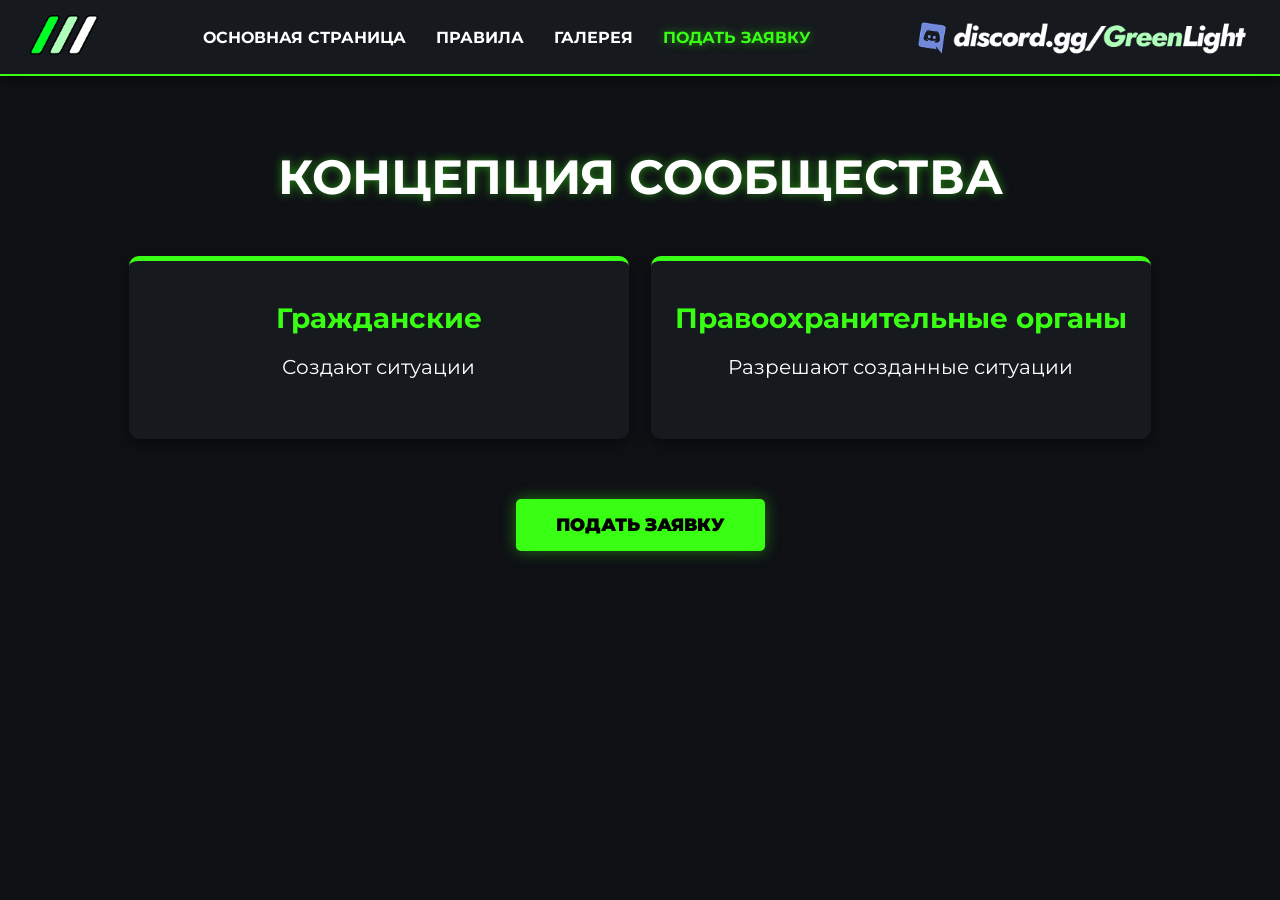
<file: apply.html>
<!DOCTYPE html>
<html lang="ru">
<head>
    <meta charset="UTF-8">
    <title>GreenLight: US - Подать заявку</title>
    <link rel="stylesheet" href="style.css">
</head>
<body>
    <header>
        <div class="logo-small">
            <a href="index.html"><img src="photos/logosmall.png" alt="GreenLight Logo Small"></a>
        </div>
        <nav>
            <ul>
                <li><a href="index.html">Основная страница</a></li>
                <li><a href="rules.html">Правила</a></li>
                <li><a href="gallery.html">Галерея</a></li>
                <li><a href="apply.html" class="active">Подать заявку</a></li>
            </ul>
        </nav>
        <a href="https://discord.gg/твой_код_приглашения" target="_blank" class="discord-link">
            <img src="photos/discord.png" alt="Discord">
        </a>
    </header>

    <main>
        <h1 class="concept-title">Концепция сообщества</h1>
        
        <div class="concept-container">
            <div class="concept-box">
                <h3>Гражданские</h3>
                <p>Создают ситуации</p>
            </div>
            
            <div class="concept-box">
                <h3>Правоохранительные органы</h3>
                <p>Разрешают созданные ситуации</p>
            </div>
        </div>

        <a href="https://docs.google.com/forms/d/e/1FAIpQLScHXpyAuV9a_ijhCiU_iImiyyPYmGVS4D3KXlNz0WbWjvgb1g/viewform?usp=publish-editor" class="btn" target="_blank">Подать заявку</a>
    </main>
</body>
</html>
</file>
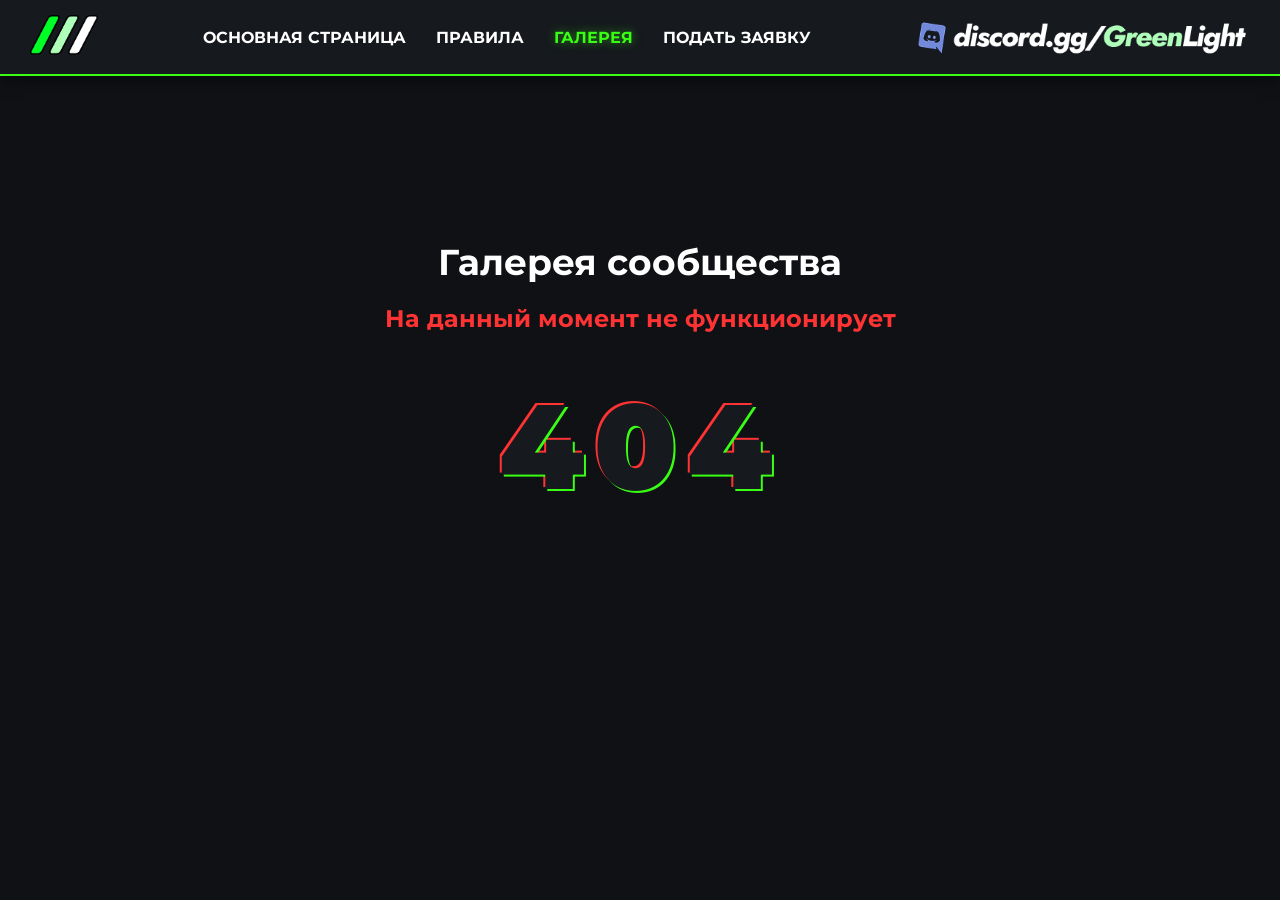
<file: gallery.html>
<!DOCTYPE html>
<html lang="ru">
<head>
    <meta charset="UTF-8">
    <title>GreenLight: US - Галерея</title>
    <link rel="stylesheet" href="style.css">
</head>
<body>
    <header>
        <div class="logo-small">
            <a href="index.html"><img src="photos/logosmall.png" alt="GreenLight Logo Small"></a>
        </div>
        <nav>
            <ul>
                <li><a href="index.html">Основная страница</a></li>
                <li><a href="rules.html">Правила</a></li>
                <li><a href="gallery.html" class="active">Галерея</a></li>
                <li><a href="apply.html">Подать заявку</a></li>
            </ul>
        </nav>
        <a href="https://discord.gg/твой_код_приглашения" target="_blank" class="discord-link">
            <img src="photos/discord.png" alt="Discord">
        </a>
    </header>

    <main>
        <div class="gallery-404">
            <h1>Галерея сообщества</h1>
            <h2>На данный момент не функционирует</h2>
            <div class="error-code">404</div>
        </div>
    </main>
</body>
</html>
</file>
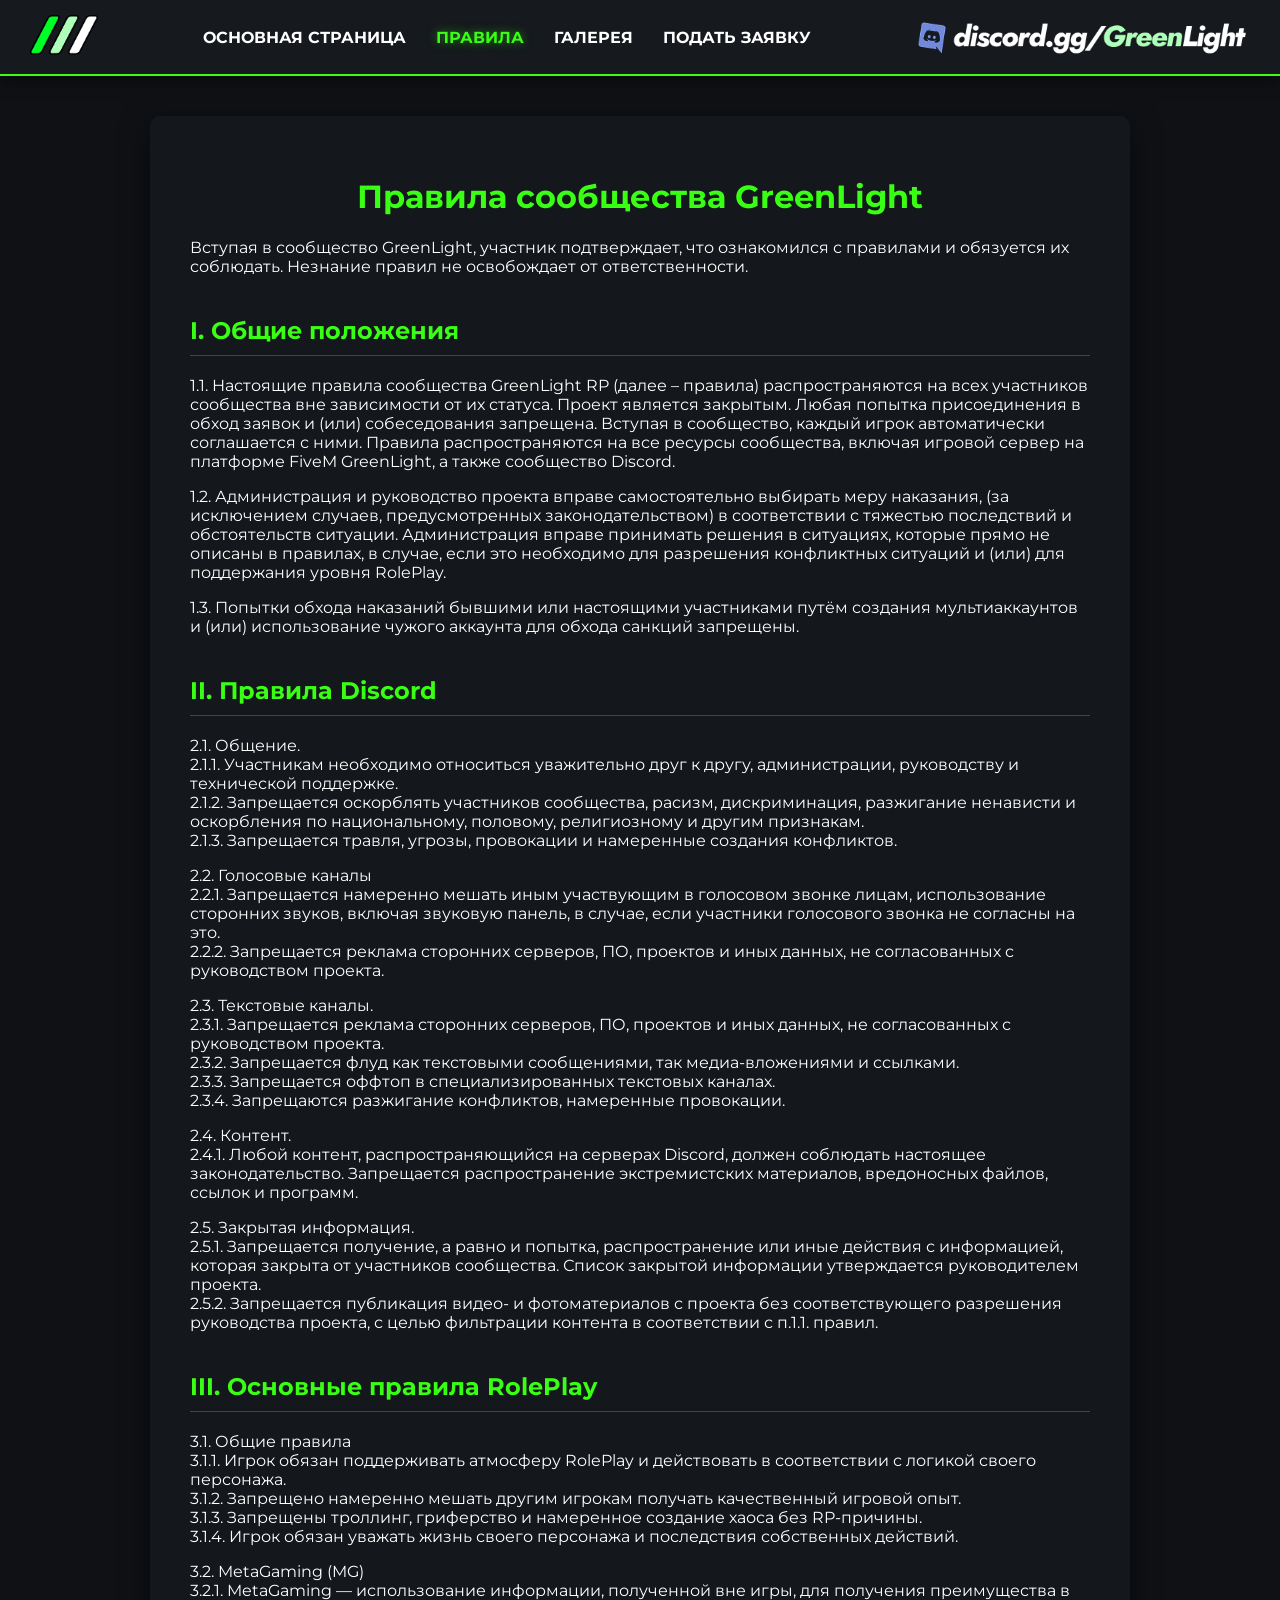
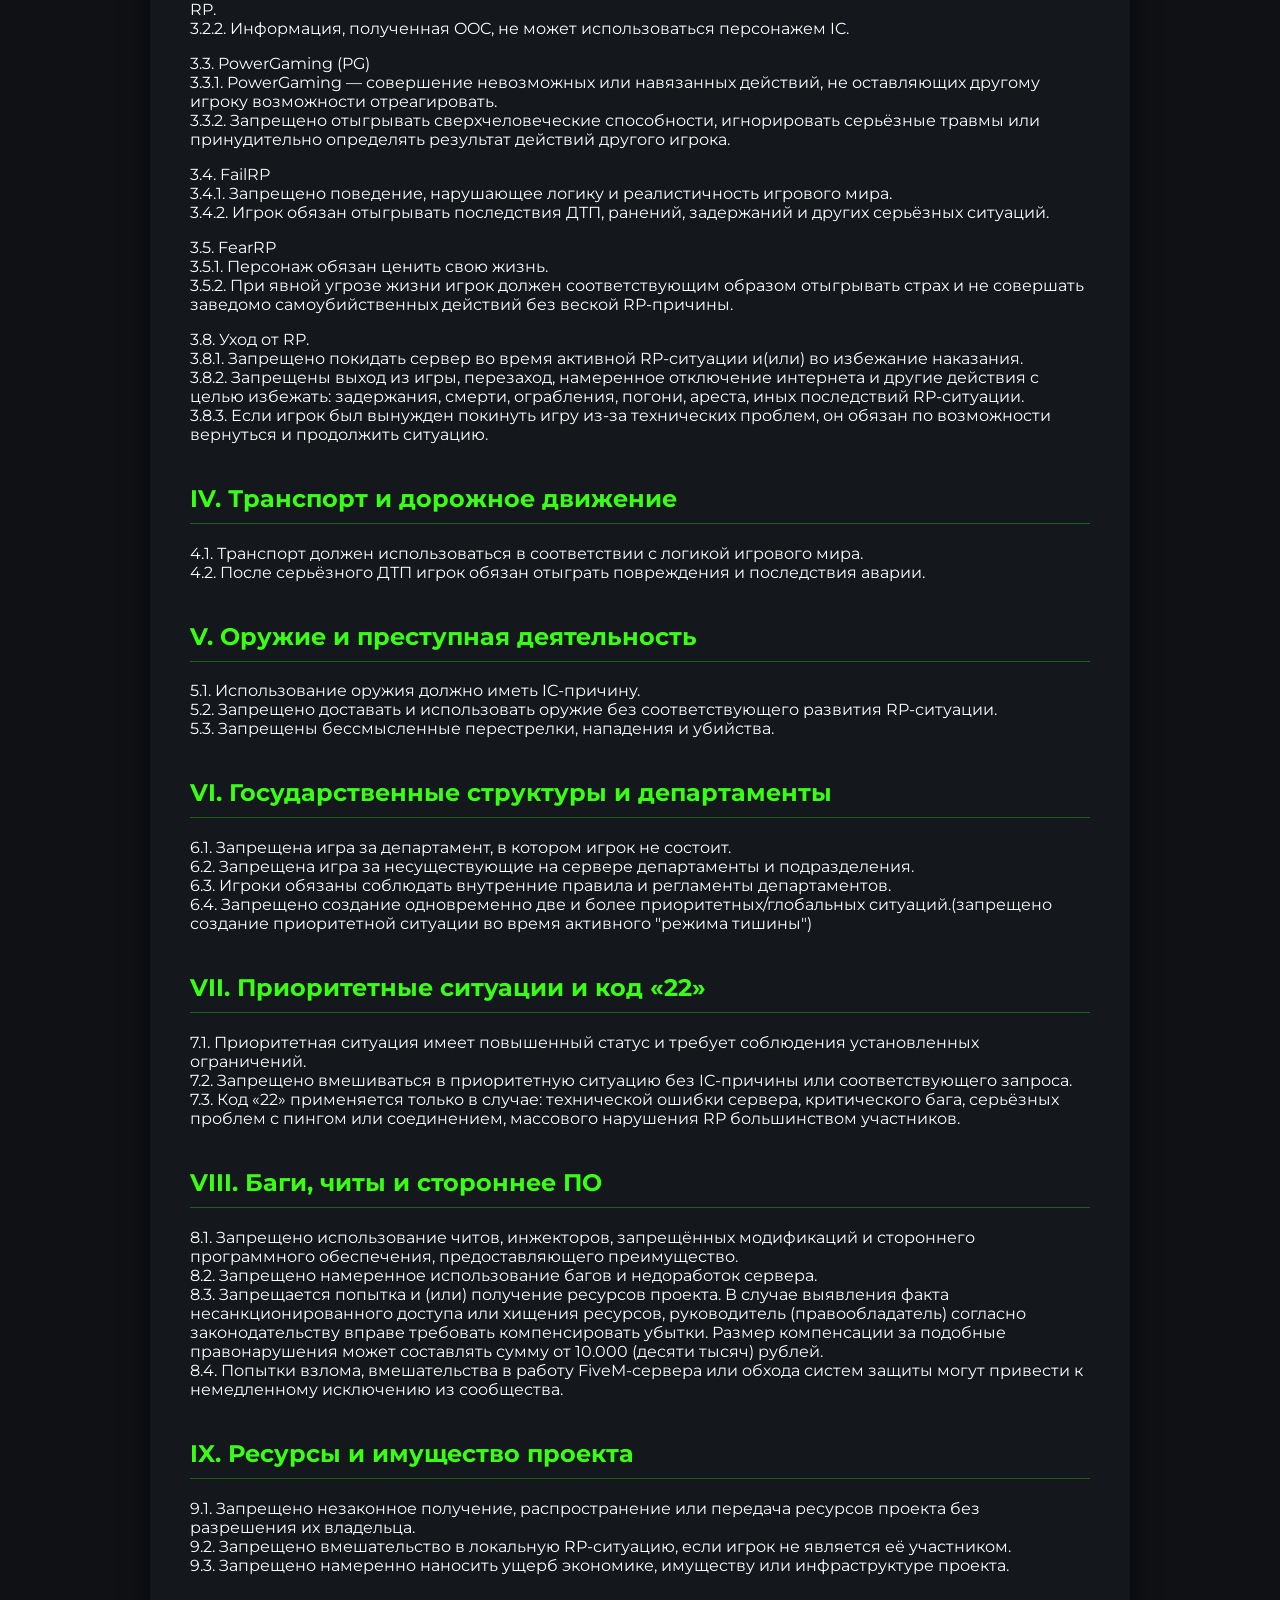
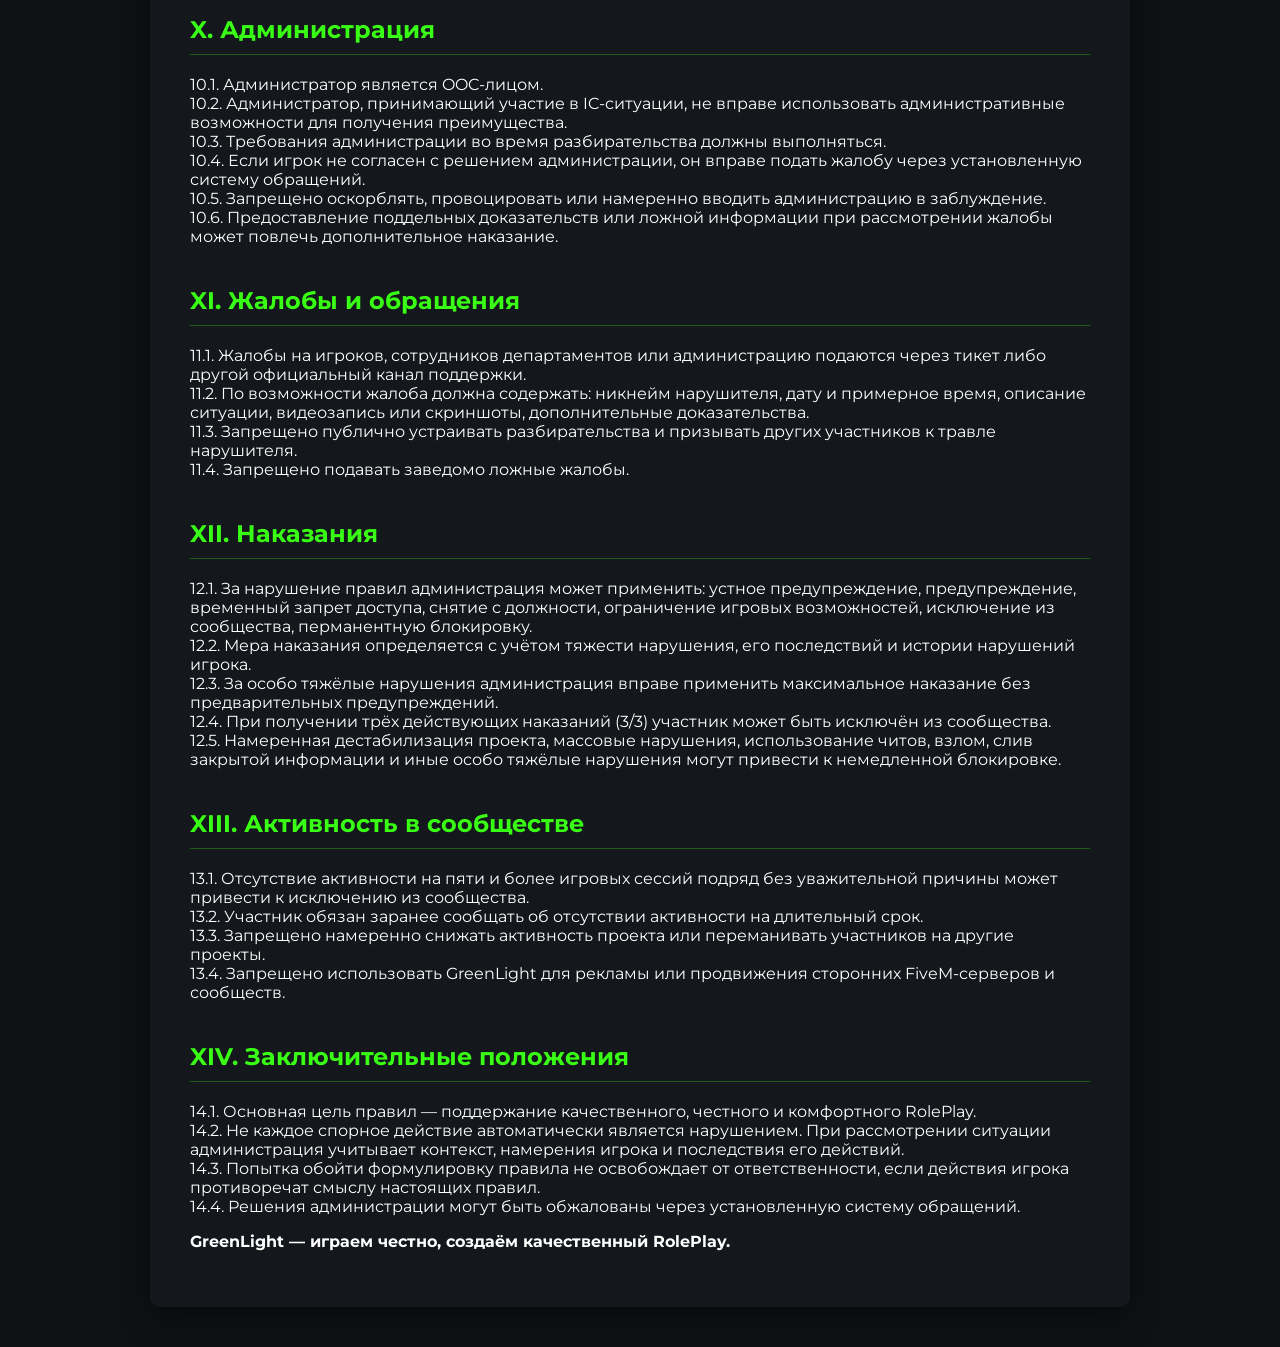
<file: rules.html>
<!DOCTYPE html>
<html lang="ru">
<head>
    <meta charset="UTF-8">
    <title>GreenLight: US - Правила</title>
    <link rel="stylesheet" href="style.css">
</head>
<body>
    <header>
        <div class="logo-small">
            <a href="index.html"><img src="photos/logosmall.png" alt="GreenLight Logo Small"></a>
        </div>
        <nav>
            <ul>
                <li><a href="index.html">Основная страница</a></li>
                <li><a href="rules.html" class="active">Правила</a></li>
                <li><a href="gallery.html">Галерея</a></li>
                <li><a href="apply.html">Подать заявку</a></li>
            </ul>
        </nav>
        <a href="https://discord.gg/твой_код_приглашения" target="_blank" class="discord-link">
            <img src="photos/discord.png" alt="Discord">
        </a>
    </header>

    <main>
        <div class="rules-container">
            <h1>Правила сообщества GreenLight</h1>
            <p>Вступая в сообщество GreenLight, участник подтверждает, что ознакомился с правилами и обязуется их соблюдать. Незнание правил не освобождает от ответственности.</p>
            
            <h2>I. Общие положения</h2>
            <p>1.1. Настоящие правила сообщества GreenLight RP (далее – правила) распространяются на всех участников сообщества вне зависимости от их статуса. Проект является закрытым. Любая попытка присоединения в обход заявок и (или) собеседования запрещена. Вступая в сообщество, каждый игрок автоматически соглашается с ними. Правила распространяются на все ресурсы сообщества, включая игровой сервер на платформе FiveM GreenLight, а также сообщество Discord.</p>
            <p>1.2. Администрация и руководство проекта вправе самостоятельно выбирать меру наказания, (за исключением случаев, предусмотренных законодательством) в соответствии с тяжестью последствий и обстоятельств ситуации. Администрация вправе принимать решения в ситуациях, которые прямо не описаны в правилах, в случае, если это необходимо для разрешения конфликтных ситуаций и (или) для поддержания уровня RolePlay.</p>
            <p>1.3. Попытки обхода наказаний бывшими или настоящими участниками путём создания мультиаккаунтов и (или) использование чужого аккаунта для обхода санкций запрещены.</p>
            
            <h2>II. Правила Discord</h2>
            <p>2.1. Общение.<br>
            2.1.1. Участникам необходимо относиться уважительно друг к другу, администрации, руководству и технической поддержке.<br>
            2.1.2. Запрещается оскорблять участников сообщества, расизм, дискриминация, разжигание ненависти и оскорбления по национальному, половому, религиозному и другим признакам.<br>
            2.1.3. Запрещается травля, угрозы, провокации и намеренные создания конфликтов.</p>
            
            <p>2.2. Голосовые каналы<br>
            2.2.1. Запрещается намеренно мешать иным участвующим в голосовом звонке лицам, использование сторонних звуков, включая звуковую панель, в случае, если участники голосового звонка не согласны на это.<br>
            2.2.2. Запрещается реклама сторонних серверов, ПО, проектов и иных данных, не согласованных с руководством проекта.</p>
            
            <p>2.3. Текстовые каналы.<br>
            2.3.1. Запрещается реклама сторонних серверов, ПО, проектов и иных данных, не согласованных с руководством проекта.<br>
            2.3.2. Запрещается флуд как текстовыми сообщениями, так медиа-вложениями и ссылками.<br>
            2.3.3. Запрещается оффтоп в специализированных текстовых каналах.<br>
            2.3.4. Запрещаются разжигание конфликтов, намеренные провокации.</p>
            
            <p>2.4. Контент.<br>
            2.4.1. Любой контент, распространяющийся на серверах Discord, должен соблюдать настоящее законодательство. Запрещается распространение экстремистских материалов, вредоносных файлов, ссылок и программ.</p>
            
            <p>2.5. Закрытая информация.<br>
            2.5.1. Запрещается получение, а равно и попытка, распространение или иные действия с информацией, которая закрыта от участников сообщества. Список закрытой информации утверждается руководителем проекта.<br>
            2.5.2. Запрещается публикация видео- и фотоматериалов с проекта без соответствующего разрешения руководства проекта, с целью фильтрации контента в соответствии с п.1.1. правил.</p>

            <h2>III. Основные правила RolePlay</h2>
            <p>3.1. Общие правила<br>
            3.1.1. Игрок обязан поддерживать атмосферу RolePlay и действовать в соответствии с логикой своего персонажа.<br>
            3.1.2. Запрещено намеренно мешать другим игрокам получать качественный игровой опыт.<br>
            3.1.3. Запрещены троллинг, гриферство и намеренное создание хаоса без RP-причины.<br>
            3.1.4. Игрок обязан уважать жизнь своего персонажа и последствия собственных действий.</p>
            
            <p>3.2. MetaGaming (MG)<br>
            3.2.1. MetaGaming — использование информации, полученной вне игры, для получения преимущества в RP.<br>
            3.2.2. Информация, полученная OOC, не может использоваться персонажем IC.</p>
            
            <p>3.3. PowerGaming (PG)<br>
            3.3.1. PowerGaming — совершение невозможных или навязанных действий, не оставляющих другому игроку возможности отреагировать.<br>
            3.3.2. Запрещено отыгрывать сверхчеловеческие способности, игнорировать серьёзные травмы или принудительно определять результат действий другого игрока.</p>
            
            <p>3.4. FailRP<br>
            3.4.1. Запрещено поведение, нарушающее логику и реалистичность игрового мира.<br>
            3.4.2. Игрок обязан отыгрывать последствия ДТП, ранений, задержаний и других серьёзных ситуаций.</p>
            
            <p>3.5. FearRP<br>
            3.5.1. Персонаж обязан ценить свою жизнь.<br>
            3.5.2. При явной угрозе жизни игрок должен соответствующим образом отыгрывать страх и не совершать заведомо самоубийственных действий без веской RP-причины.</p>
            
            <p>3.8. Уход от RP.<br>
            3.8.1. Запрещено покидать сервер во время активной RP-ситуации и(или) во избежание наказания.<br>
            3.8.2. Запрещены выход из игры, перезаход, намеренное отключение интернета и другие действия с целью избежать: задержания, смерти, ограбления, погони, ареста, иных последствий RP-ситуации.<br>
            3.8.3. Если игрок был вынужден покинуть игру из-за технических проблем, он обязан по возможности вернуться и продолжить ситуацию.</p>

            <h2>IV. Транспорт и дорожное движение</h2>
            <p>4.1. Транспорт должен использоваться в соответствии с логикой игрового мира.<br>
            4.2. После серьёзного ДТП игрок обязан отыграть повреждения и последствия аварии.</p>

            <h2>V. Оружие и преступная деятельность</h2>
            <p>5.1. Использование оружия должно иметь IC-причину.<br>
            5.2. Запрещено доставать и использовать оружие без соответствующего развития RP-ситуации.<br>
            5.3. Запрещены бессмысленные перестрелки, нападения и убийства.</p>

            <h2>VI. Государственные структуры и департаменты</h2>
            <p>6.1. Запрещена игра за департамент, в котором игрок не состоит.<br>
            6.2. Запрещена игра за несуществующие на сервере департаменты и подразделения.<br>
            6.3. Игроки обязаны соблюдать внутренние правила и регламенты департаментов.<br>
            6.4. Запрещено создание одновременно две и более приоритетных/глобальных ситуаций.(запрещено создание приоритетной ситуации во время активного "режима тишины")</p>

            <h2>VII. Приоритетные ситуации и код «22»</h2>
            <p>7.1. Приоритетная ситуация имеет повышенный статус и требует соблюдения установленных ограничений.<br>
            7.2. Запрещено вмешиваться в приоритетную ситуацию без IC-причины или соответствующего запроса.<br>
            7.3. Код «22» применяется только в случае: технической ошибки сервера, критического бага, серьёзных проблем с пингом или соединением, массового нарушения RP большинством участников.</p>

            <h2>VIII. Баги, читы и стороннее ПО</h2>
            <p>8.1. Запрещено использование читов, инжекторов, запрещённых модификаций и стороннего программного обеспечения, предоставляющего преимущество.<br>
            8.2. Запрещено намеренное использование багов и недоработок сервера.<br>
            8.3. Запрещается попытка и (или) получение ресурсов проекта. В случае выявления факта несанкционированного доступа или хищения ресурсов, руководитель (правообладатель) согласно законодательству вправе требовать компенсировать убытки. Размер компенсации за подобные правонарушения может составлять сумму от 10.000 (десяти тысяч) рублей.<br>
            8.4. Попытки взлома, вмешательства в работу FiveM-сервера или обхода систем защиты могут привести к немедленному исключению из сообщества.</p>

            <h2>IX. Ресурсы и имущество проекта</h2>
            <p>9.1. Запрещено незаконное получение, распространение или передача ресурсов проекта без разрешения их владельца.<br>
            9.2. Запрещено вмешательство в локальную RP-ситуацию, если игрок не является её участником.<br>
            9.3. Запрещено намеренно наносить ущерб экономике, имуществу или инфраструктуре проекта.</p>

            <h2>X. Администрация</h2>
            <p>10.1. Администратор является OOC-лицом.<br>
            10.2. Администратор, принимающий участие в IC-ситуации, не вправе использовать административные возможности для получения преимущества.<br>
            10.3. Требования администрации во время разбирательства должны выполняться.<br>
            10.4. Если игрок не согласен с решением администрации, он вправе подать жалобу через установленную систему обращений.<br>
            10.5. Запрещено оскорблять, провоцировать или намеренно вводить администрацию в заблуждение.<br>
            10.6. Предоставление поддельных доказательств или ложной информации при рассмотрении жалобы может повлечь дополнительное наказание.</p>

            <h2>XI. Жалобы и обращения</h2>
            <p>11.1. Жалобы на игроков, сотрудников департаментов или администрацию подаются через тикет либо другой официальный канал поддержки.<br>
            11.2. По возможности жалоба должна содержать: никнейм нарушителя, дату и примерное время, описание ситуации, видеозапись или скриншоты, дополнительные доказательства.<br>
            11.3. Запрещено публично устраивать разбирательства и призывать других участников к травле нарушителя.<br>
            11.4. Запрещено подавать заведомо ложные жалобы.</p>

            <h2>XII. Наказания</h2>
            <p>12.1. За нарушение правил администрация может применить: устное предупреждение, предупреждение, временный запрет доступа, снятие с должности, ограничение игровых возможностей, исключение из сообщества, перманентную блокировку.<br>
            12.2. Мера наказания определяется с учётом тяжести нарушения, его последствий и истории нарушений игрока.<br>
            12.3. За особо тяжёлые нарушения администрация вправе применить максимальное наказание без предварительных предупреждений.<br>
            12.4. При получении трёх действующих наказаний (3/3) участник может быть исключён из сообщества.<br>
            12.5. Намеренная дестабилизация проекта, массовые нарушения, использование читов, взлом, слив закрытой информации и иные особо тяжёлые нарушения могут привести к немедленной блокировке.</p>

            <h2>XIII. Активность в сообществе</h2>
            <p>13.1. Отсутствие активности на пяти и более игровых сессий подряд без уважительной причины может привести к исключению из сообщества.<br>
            13.2. Участник обязан заранее сообщать об отсутствии активности на длительный срок.<br>
            13.3. Запрещено намеренно снижать активность проекта или переманивать участников на другие проекты.<br>
            13.4. Запрещено использовать GreenLight для рекламы или продвижения сторонних FiveM-серверов и сообществ.</p>

            <h2>XIV. Заключительные положения</h2>
            <p>14.1. Основная цель правил — поддержание качественного, честного и комфортного RolePlay.<br>
            14.2. Не каждое спорное действие автоматически является нарушением. При рассмотрении ситуации администрация учитывает контекст, намерения игрока и последствия его действий.<br>
            14.3. Попытка обойти формулировку правила не освобождает от ответственности, если действия игрока противоречат смыслу настоящих правил.<br>
            14.4. Решения администрации могут быть обжалованы через установленную систему обращений.</p>
            <p><strong>GreenLight — играем честно, создаём качественный RolePlay.</strong></p>
        </div>
    </main>
</body>
</html>
</file>
<file: style.css>
@import url('https://fonts.googleapis.com/css2?family=Montserrat:wght@400;700;900&display=swap');

:root {
    --main-bg: #0f1115;
    --text-color: #ffffff;
    --green-accent: #39ff14;
    --green-dark: #2cb812;
    --nav-bg: #16191e;
}

/* Плавное появление самой страницы при переходе */
body {
    margin: 0;
    padding: 0;
    font-family: 'Montserrat', sans-serif;
    background-color: var(--main-bg);
    color: var(--text-color);
    display: flex;
    flex-direction: column;
    min-height: 100vh;
    animation: fadeInPage 0.8s ease-out forwards;
}

@keyframes fadeInPage {
    from { opacity: 0; }
    to { opacity: 1; }
}

/* Навигация (Шапка) */
header {
    background-color: var(--nav-bg);
    padding: 15px 30px;
    display: flex;
    justify-content: space-between;
    align-items: center;
    border-bottom: 2px solid var(--green-accent);
    box-shadow: 0 4px 15px rgba(0, 0, 0, 0.5);
}

.logo-small img {
    height: 40px;
    width: auto;
    transition: transform 0.3s;
}

.logo-small:hover img {
    transform: scale(1.05);
}

nav ul {
    list-style: none;
    display: flex;
    gap: 30px;
    margin: 0;
    padding: 0;
}

nav a {
    color: var(--text-color);
    text-decoration: none;
    font-weight: 700;
    text-transform: uppercase;
    transition: color 0.3s, text-shadow 0.3s;
}

nav a:hover, nav a.active {
    color: var(--green-accent);
    text-shadow: 0 0 10px rgba(57, 255, 20, 0.5);
}

.discord-link img {
    height: 40px;
    transition: transform 0.3s, filter 0.3s;
}

.discord-link:hover img {
    transform: scale(1.1);
    filter: drop-shadow(0 0 8px rgba(88, 101, 242, 0.8));
}

/* Анимация всплытия контента снизу */
@keyframes fadeInUp {
    from {
        opacity: 0;
        transform: translateY(30px);
    }
    to {
        opacity: 1;
        transform: translateY(0);
    }
}

/* Основной контент */
main {
    flex: 1;
    padding: 40px 10%;
    display: flex;
    flex-direction: column;
    align-items: center;
    text-align: center;
    animation: fadeInUp 1s ease-out forwards;
}

.big-logo {
    max-width: 600px;
    width: 100%;
    margin-bottom: 30px;
    filter: drop-shadow(0 0 15px rgba(57, 255, 20, 0.2));
}

.about-text {
    font-size: 16px;
    line-height: 1.6;
    text-align: justify;
    background: rgba(255, 255, 255, 0.03);
    padding: 30px;
    border-radius: 10px;
    border-left: 4px solid var(--green-accent);
    margin-bottom: 40px;
    transition: background 0.3s;
}

.about-text:hover {
    background: rgba(255, 255, 255, 0.06);
}

/* Кнопки */
.btn {
    display: inline-block;
    background-color: var(--green-accent);
    color: #000;
    padding: 15px 40px;
    font-size: 18px;
    font-weight: 900;
    text-transform: uppercase;
    text-decoration: none;
    border-radius: 5px;
    border: none;
    cursor: pointer;
    transition: all 0.3s ease;
    box-shadow: 0 0 15px rgba(57, 255, 20, 0.4);
}

.btn:hover {
    background-color: var(--green-dark);
    box-shadow: 0 0 25px rgba(57, 255, 20, 0.9);
    transform: translateY(-3px);
}

/* --- НОВЫЙ ЗАГРУЗОЧНЫЙ ЭКРАН --- */
#loading-screen {
    position: fixed;
    top: 0;
    left: 0;
    width: 100%;
    height: 100%;
    background-color: #000;
    background-image: url('загрузка.jpg');
    background-size: cover;
    background-position: center;
    z-index: 9999;
    display: flex;
    justify-content: center; /* Центрируем логотип по вертикали */
    align-items: center; /* Центрируем логотип по горизонтали */
    transition: opacity 0.8s ease-out, visibility 0.8s;
}

/* Анимация пульсации логотипа на загрузке */
.loading-logo {
    max-width: 500px;
    width: 80%;
    animation: pulseLogo 2.5s infinite ease-in-out;
}

@keyframes pulseLogo {
    0% { transform: scale(1); filter: drop-shadow(0 0 5px rgba(57, 255, 20, 0.3)); }
    50% { transform: scale(1.05); filter: drop-shadow(0 0 20px rgba(57, 255, 20, 0.8)); }
    100% { transform: scale(1); filter: drop-shadow(0 0 5px rgba(57, 255, 20, 0.3)); }
}

/* Контейнер ползунка */
.progress-container {
    position: absolute;
    bottom: 12%; /* Фиксируем ползунок в нижней части экрана */
    width: 70%;
    max-width: 800px;
    height: 12px;
    background: rgba(0, 0, 0, 0.6);
    border: 2px solid rgba(57, 255, 20, 0.4);
    border-radius: 10px;
    overflow: hidden;
    box-shadow: 0 0 15px rgba(0, 0, 0, 0.8);
}

/* Сам ползунок загрузки */
.progress-bar {
    height: 100%;
    width: 0%;
    background: var(--green-accent);
    box-shadow: 0 0 15px var(--green-accent);
    border-radius: 10px;
    /* Анимация заполнения от 0 до 100% за 3.5 секунды */
    animation: loadProgress 3.5s cubic-bezier(0.4, 0, 0.2, 1) forwards;
}

@keyframes loadProgress {
    0% { width: 0%; }
    20% { width: 15%; }
    50% { width: 65%; }
    80% { width: 90%; }
    100% { width: 100%; }
}

/* Страница концепции (Подать заявку) */
.concept-title {
    font-size: 48px;
    text-transform: uppercase;
    margin-bottom: 50px;
    text-shadow: 0 0 10px rgba(57, 255, 20, 0.5);
}

.concept-container {
    display: flex;
    justify-content: space-around;
    width: 100%;
    margin-bottom: 60px;
    gap: 20px;
}

.concept-box {
    background: #16191e;
    padding: 40px 20px;
    border-radius: 10px;
    width: 45%;
    border-top: 5px solid var(--green-accent);
    box-shadow: 0 5px 15px rgba(0,0,0,0.5);
    transition: transform 0.3s, box-shadow 0.3s;
}

.concept-box:hover {
    transform: translateY(-10px);
    box-shadow: 0 15px 25px rgba(0,0,0,0.8);
}

.concept-box h3 {
    color: var(--green-accent);
    font-size: 28px;
    margin-bottom: 15px;
    margin-top: 0;
}

.concept-box p {
    font-size: 20px;
}

/* Страница Правил */
.rules-container {
    text-align: left;
    max-width: 900px;
    width: 100%;
    background: rgba(22, 25, 30, 0.8);
    padding: 40px;
    border-radius: 10px;
    box-shadow: 0 10px 30px rgba(0,0,0,0.5);
}

.rules-container h1 {
    text-align: center;
    color: var(--green-accent);
}

.rules-container h2 {
    color: var(--green-accent);
    margin-top: 40px;
    border-bottom: 1px solid rgba(57, 255, 20, 0.3);
    padding-bottom: 10px;
}

/* Галерея (404) */
.gallery-404 {
    margin-top: 100px;
    animation: pulseLogo 4s infinite;
}
.gallery-404 h1 {
    font-size: 36px;
    margin-bottom: 10px;
}
.gallery-404 h2 {
    color: #ff3333;
    font-size: 24px;
    margin-bottom: 40px;
}
.error-code {
    font-size: 120px;
    font-weight: 900;
    color: #16191e;
    text-shadow: 2px 2px 0 var(--green-accent), -2px -2px 0 #ff3333;
    letter-spacing: 10px;
}
</file>
